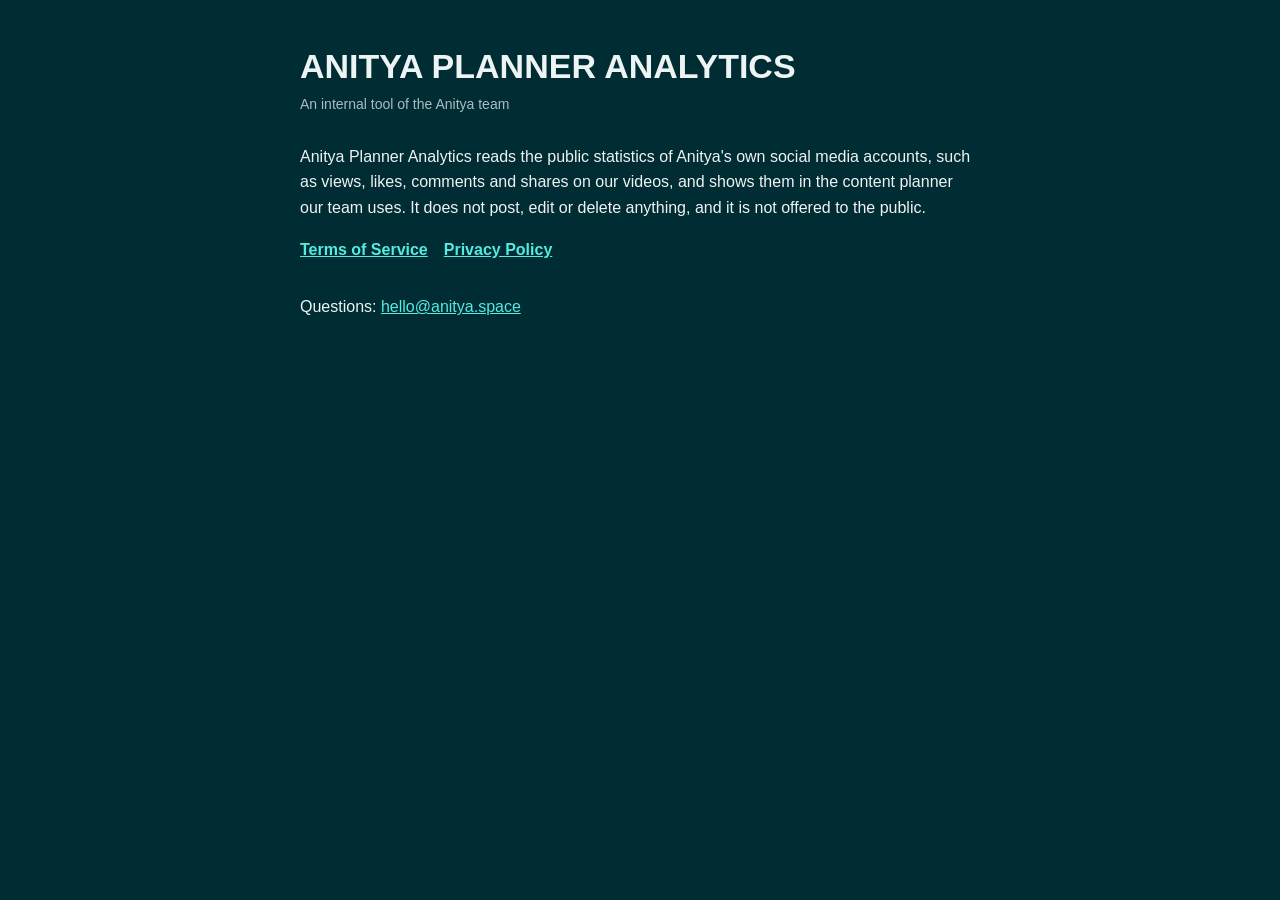
<file: index.html>
<!doctype html>
<html lang="en">
<head>
<meta charset="utf-8">
<meta name="viewport" content="width=device-width, initial-scale=1">
<title>Anitya Planner Analytics</title>
<link rel="stylesheet" href="style.css">
</head>
<body>
<main>
<h1>Anitya Planner Analytics</h1>
<p class="meta">An internal tool of the Anitya team</p>
<p>Anitya Planner Analytics reads the public statistics of Anitya's own social media accounts, such as views, likes, comments and shares on our videos, and shows them in the content planner our team uses. It does not post, edit or delete anything, and it is not offered to the public.</p>
<nav><a href="terms.html">Terms of Service</a><a href="privacy.html">Privacy Policy</a></nav>
<p>Questions: <a href="mailto:hello@anitya.space">hello@anitya.space</a></p>
</main>
</body>
</html>
</file>
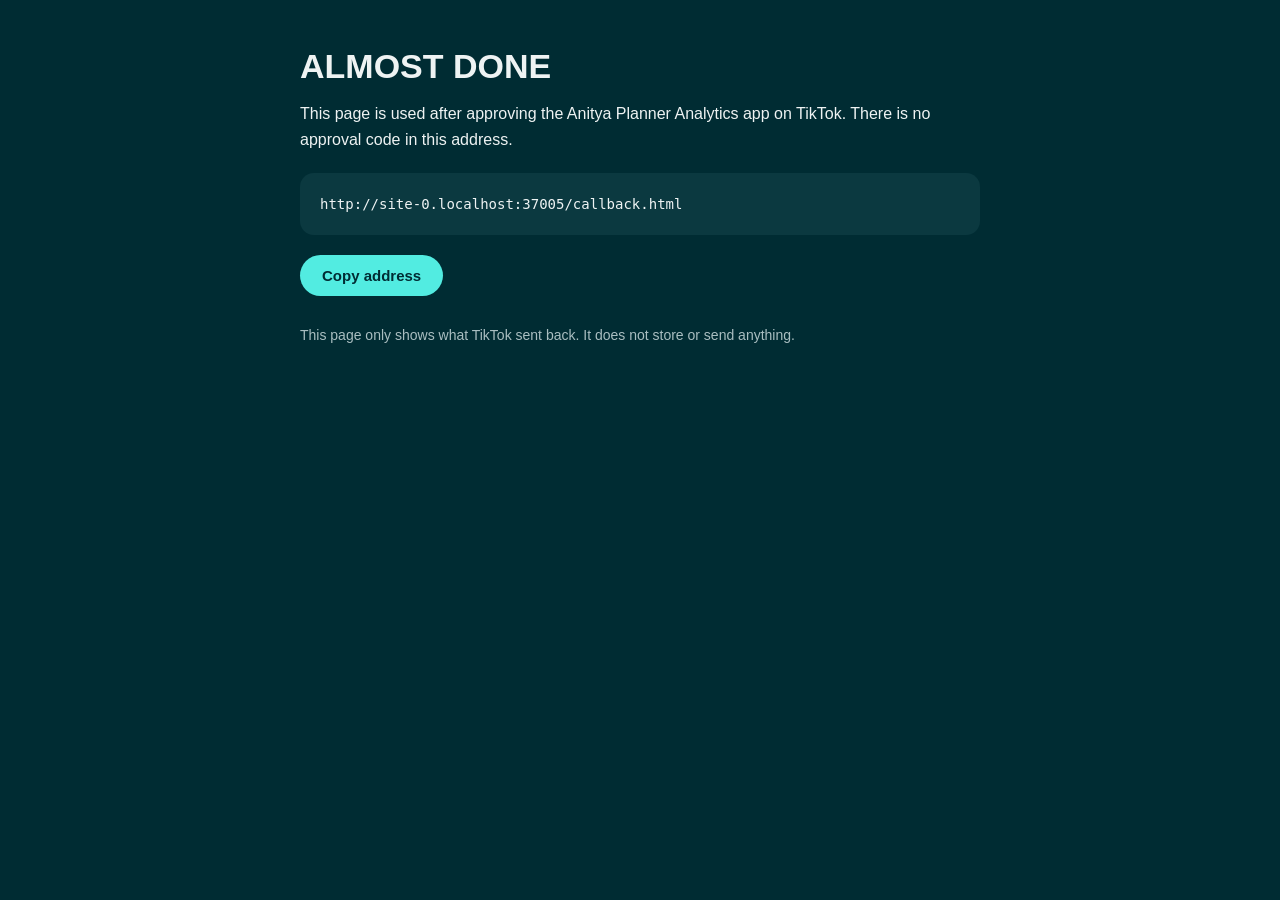
<file: callback.html>
<!doctype html>
<html lang="en">
<head>
<meta charset="utf-8">
<meta name="viewport" content="width=device-width, initial-scale=1">
<meta name="referrer" content="no-referrer">
<title>Approved | Anitya Planner Analytics</title>
<link rel="stylesheet" href="style.css">
<style>
.box{background:var(--panel);border-radius:14px;padding:20px;margin:20px 0;word-break:break-all;font-family:Consolas,monospace;font-size:14px}
button{background:var(--green);color:#002c33;border:0;border-radius:999px;padding:12px 22px;font-weight:700;font-size:15px;cursor:pointer}
.err{color:#fa813a}
</style>
</head>
<body>
<main>
<h1 id="title">Almost done</h1>
<p id="msg">Copy the address below and paste it back into the terminal window that is waiting for it.</p>
<div class="box" id="url"></div>
<button id="copy" type="button">Copy address</button>
<p class="meta" id="note"></p>
<p class="meta">This page only shows what TikTok sent back. It does not store or send anything.</p>
</main>
<script>
  var full = location.href, q = new URLSearchParams(location.search);
  document.getElementById("url").textContent = full;
  if (q.get("error")) {
    document.getElementById("title").textContent = "Not approved";
    document.getElementById("msg").className = "err";
    document.getElementById("msg").textContent = "TikTok returned an error: " + (q.get("error_description") || q.get("error")) + ". Close this tab and run the login helper again.";
  } else if (!q.get("code")) {
    document.getElementById("msg").textContent = "This page is used after approving the Anitya Planner Analytics app on TikTok. There is no approval code in this address.";
  }
  document.getElementById("copy").onclick = function () {
    navigator.clipboard.writeText(full).then(function () {
      document.getElementById("note").textContent = "Copied. Paste it into the terminal and press Enter.";
    }, function () {
      var r = document.createRange(); r.selectNodeContents(document.getElementById("url"));
      var s = getSelection(); s.removeAllRanges(); s.addRange(r);
      document.getElementById("note").textContent = "Selected. Press Ctrl+C to copy it.";
    });
  };
</script>
</body>
</html>
</file>
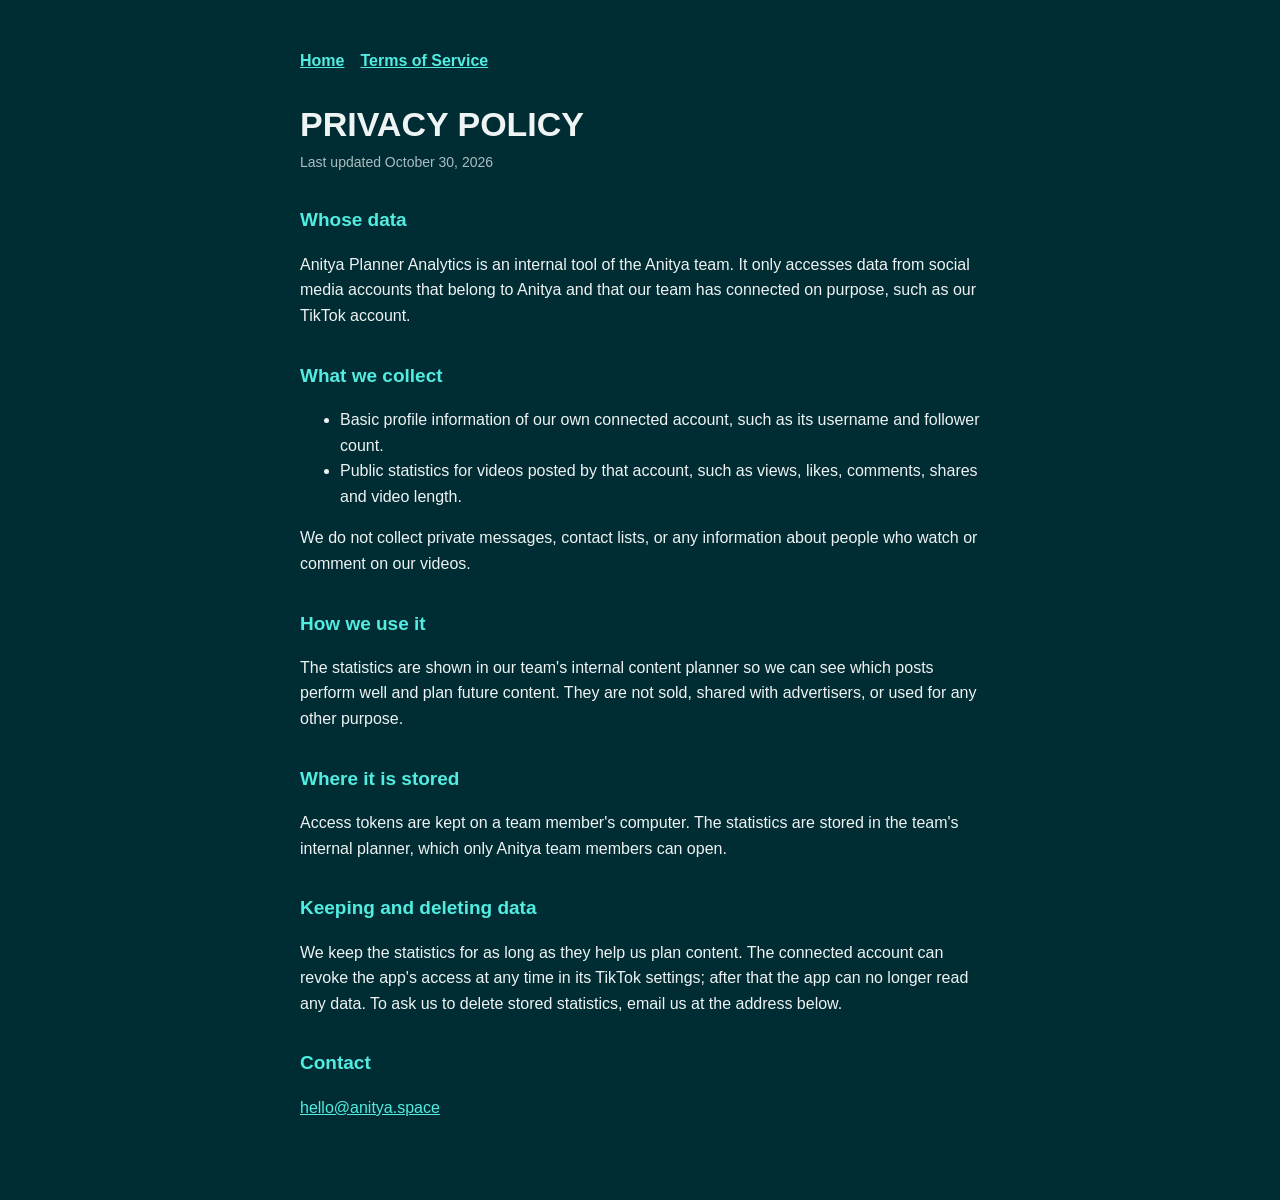
<file: privacy.html>
<!doctype html>
<html lang="en">
<head>
<meta charset="utf-8">
<meta name="viewport" content="width=device-width, initial-scale=1">
<title>Privacy Policy | Anitya Planner Analytics</title>
<link rel="stylesheet" href="style.css">
</head>
<body>
<main>
<nav><a href="index.html">Home</a><a href="terms.html">Terms of Service</a></nav>
<h1>Privacy Policy</h1>
<p class="meta">Last updated October 30, 2026</p>

<h2>Whose data</h2>
<p>Anitya Planner Analytics is an internal tool of the Anitya team. It only accesses data from social media accounts that belong to Anitya and that our team has connected on purpose, such as our TikTok account.</p>

<h2>What we collect</h2>
<ul>
<li>Basic profile information of our own connected account, such as its username and follower count.</li>
<li>Public statistics for videos posted by that account, such as views, likes, comments, shares and video length.</li>
</ul>
<p>We do not collect private messages, contact lists, or any information about people who watch or comment on our videos.</p>

<h2>How we use it</h2>
<p>The statistics are shown in our team's internal content planner so we can see which posts perform well and plan future content. They are not sold, shared with advertisers, or used for any other purpose.</p>

<h2>Where it is stored</h2>
<p>Access tokens are kept on a team member's computer. The statistics are stored in the team's internal planner, which only Anitya team members can open.</p>

<h2>Keeping and deleting data</h2>
<p>We keep the statistics for as long as they help us plan content. The connected account can revoke the app's access at any time in its TikTok settings; after that the app can no longer read any data. To ask us to delete stored statistics, email us at the address below.</p>

<h2>Contact</h2>
<p><a href="mailto:hello@anitya.space">hello@anitya.space</a></p>
</main>
</body>
</html>
</file>
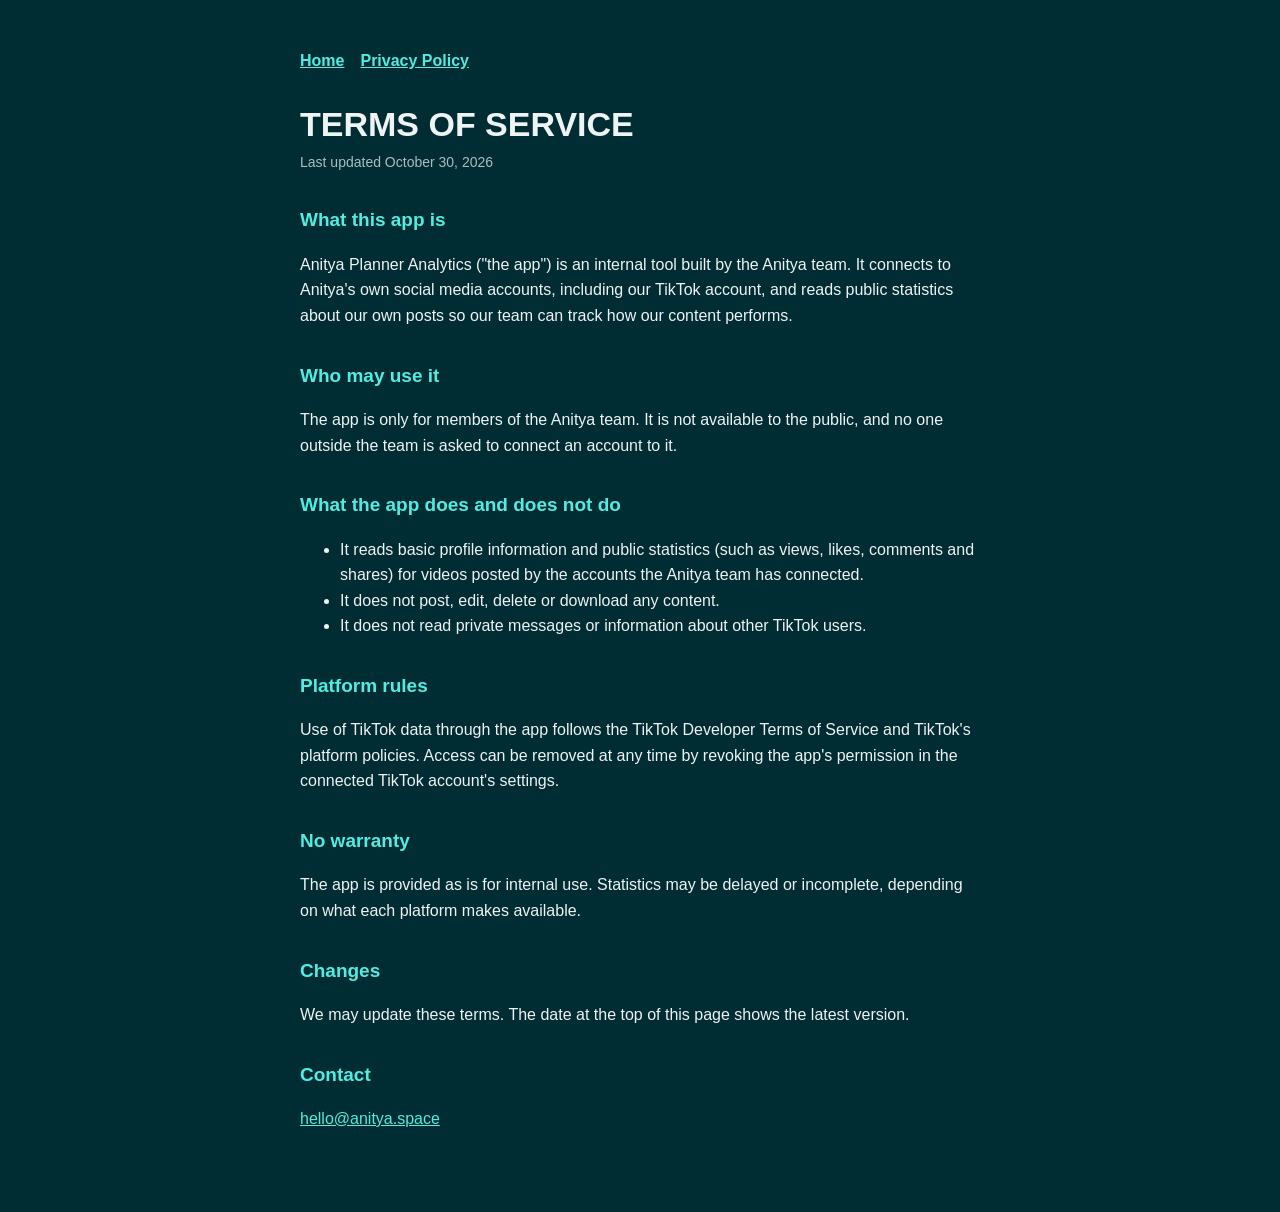
<file: terms.html>
<!doctype html>
<html lang="en">
<head>
<meta charset="utf-8">
<meta name="viewport" content="width=device-width, initial-scale=1">
<title>Terms of Service | Anitya Planner Analytics</title>
<link rel="stylesheet" href="style.css">
</head>
<body>
<main>
<nav><a href="index.html">Home</a><a href="privacy.html">Privacy Policy</a></nav>
<h1>Terms of Service</h1>
<p class="meta">Last updated October 30, 2026</p>

<h2>What this app is</h2>
<p>Anitya Planner Analytics ("the app") is an internal tool built by the Anitya team. It connects to Anitya's own social media accounts, including our TikTok account, and reads public statistics about our own posts so our team can track how our content performs.</p>

<h2>Who may use it</h2>
<p>The app is only for members of the Anitya team. It is not available to the public, and no one outside the team is asked to connect an account to it.</p>

<h2>What the app does and does not do</h2>
<ul>
<li>It reads basic profile information and public statistics (such as views, likes, comments and shares) for videos posted by the accounts the Anitya team has connected.</li>
<li>It does not post, edit, delete or download any content.</li>
<li>It does not read private messages or information about other TikTok users.</li>
</ul>

<h2>Platform rules</h2>
<p>Use of TikTok data through the app follows the TikTok Developer Terms of Service and TikTok's platform policies. Access can be removed at any time by revoking the app's permission in the connected TikTok account's settings.</p>

<h2>No warranty</h2>
<p>The app is provided as is for internal use. Statistics may be delayed or incomplete, depending on what each platform makes available.</p>

<h2>Changes</h2>
<p>We may update these terms. The date at the top of this page shows the latest version.</p>

<h2>Contact</h2>
<p><a href="mailto:hello@anitya.space">hello@anitya.space</a></p>
</main>
</body>
</html>
</file>
<file: style.css>
:root{--bg:#002c33;--panel:#0b3940;--fg:#eef3f3;--muted:#a9bec1;--green:#52ece1}
*{box-sizing:border-box}
body{margin:0;background:var(--bg);color:var(--fg);font:16px/1.6 "Helvetica Neue",Arial,sans-serif}
main{max-width:720px;margin:0 auto;padding:48px max(20px,env(safe-area-inset-left,0px)) 64px}
h1{font-family:"Arial Black",Impact,sans-serif;text-transform:uppercase;font-size:34px;line-height:1.1;margin:0 0 8px}
h2{font-size:19px;margin:32px 0 8px;color:var(--green)}
p,li{color:var(--fg)}
.meta{color:var(--muted);font-size:14px;margin:0 0 28px}
a{color:var(--green)}
nav{display:flex;gap:16px;margin-bottom:32px;font-weight:700}
</file>
